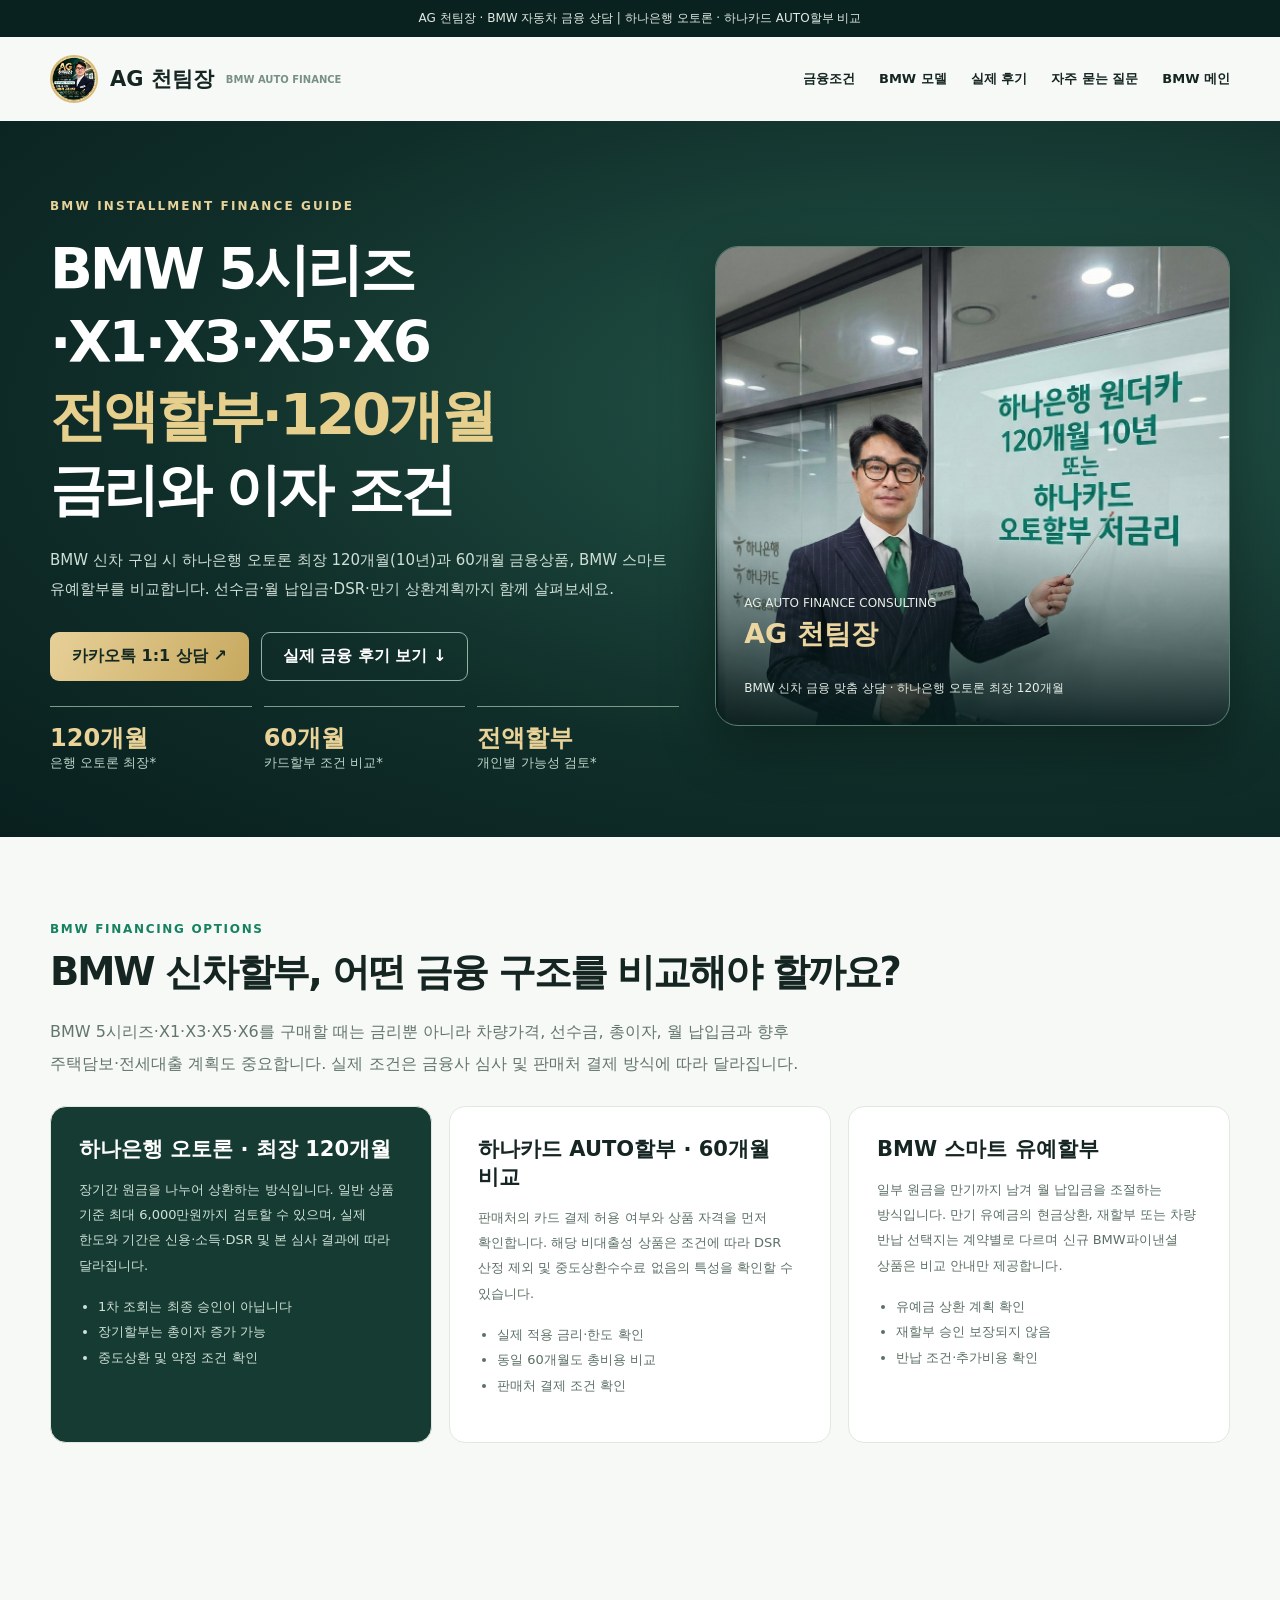
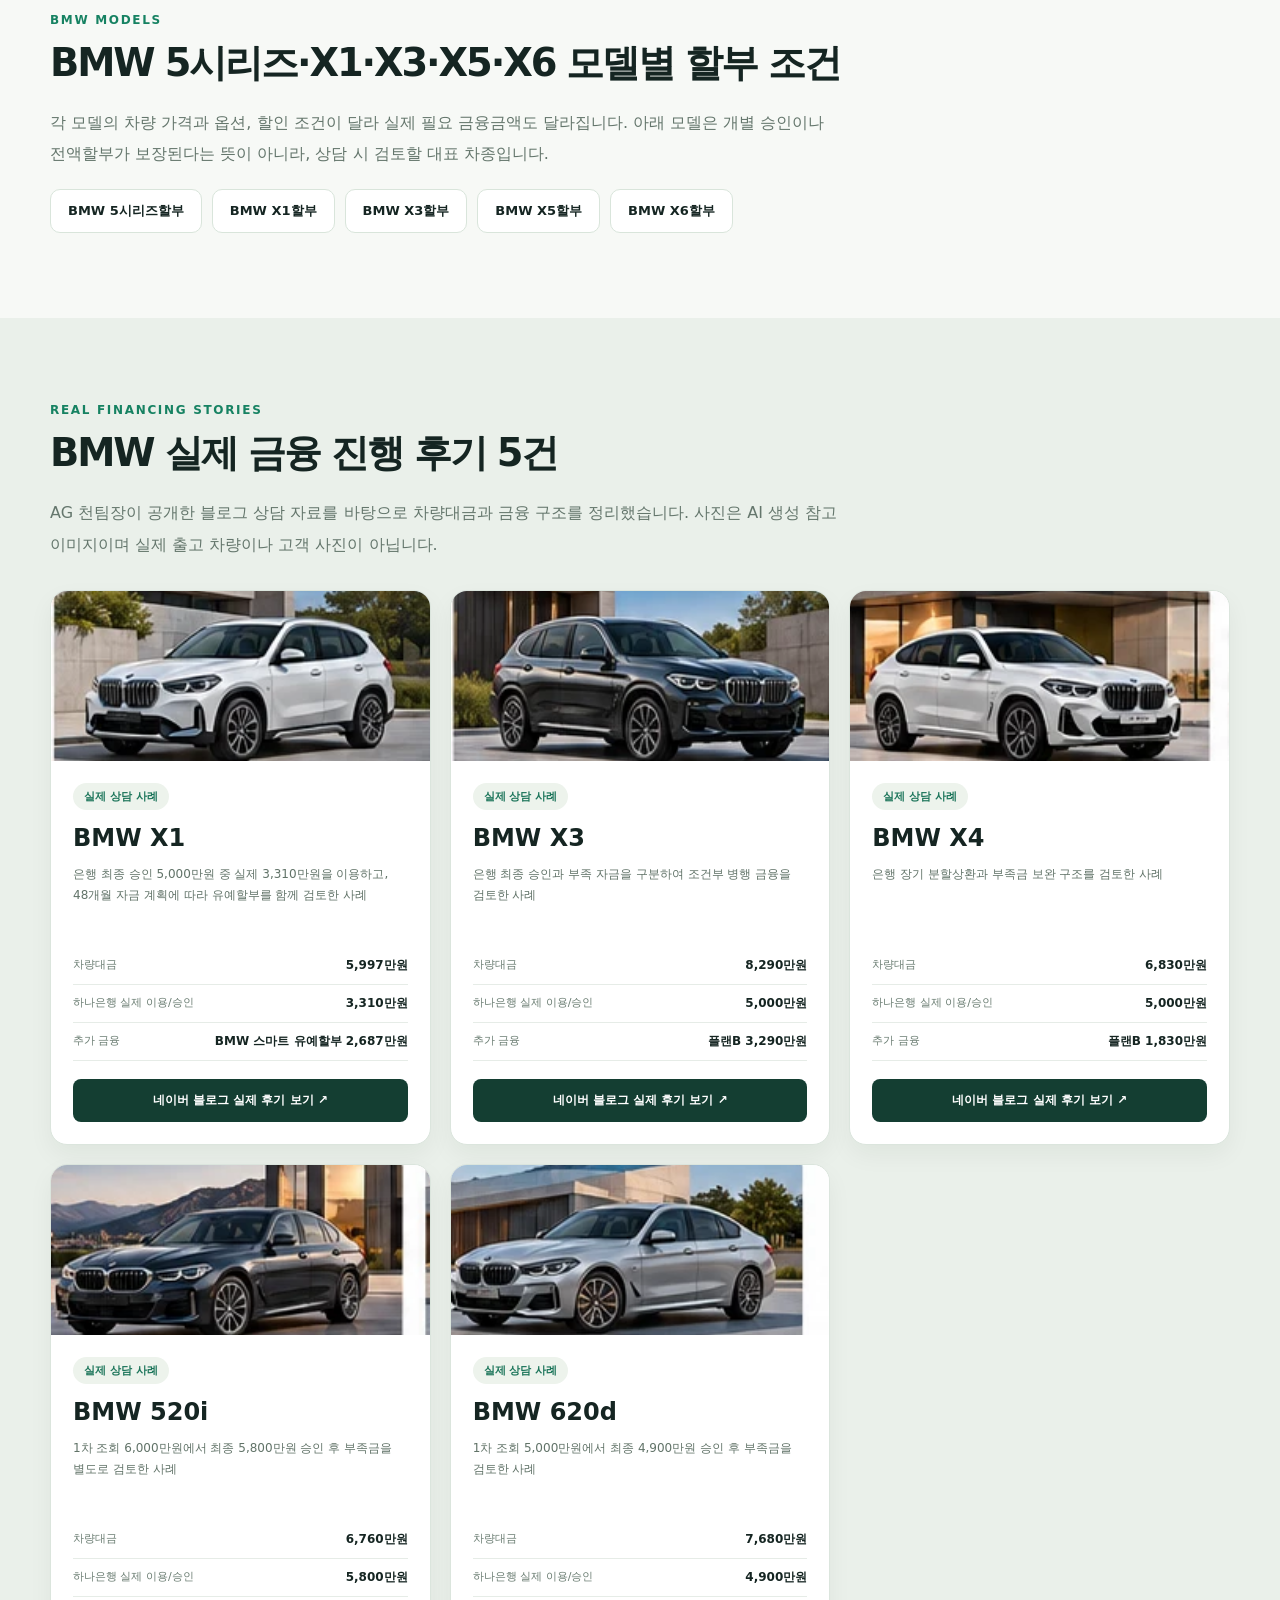
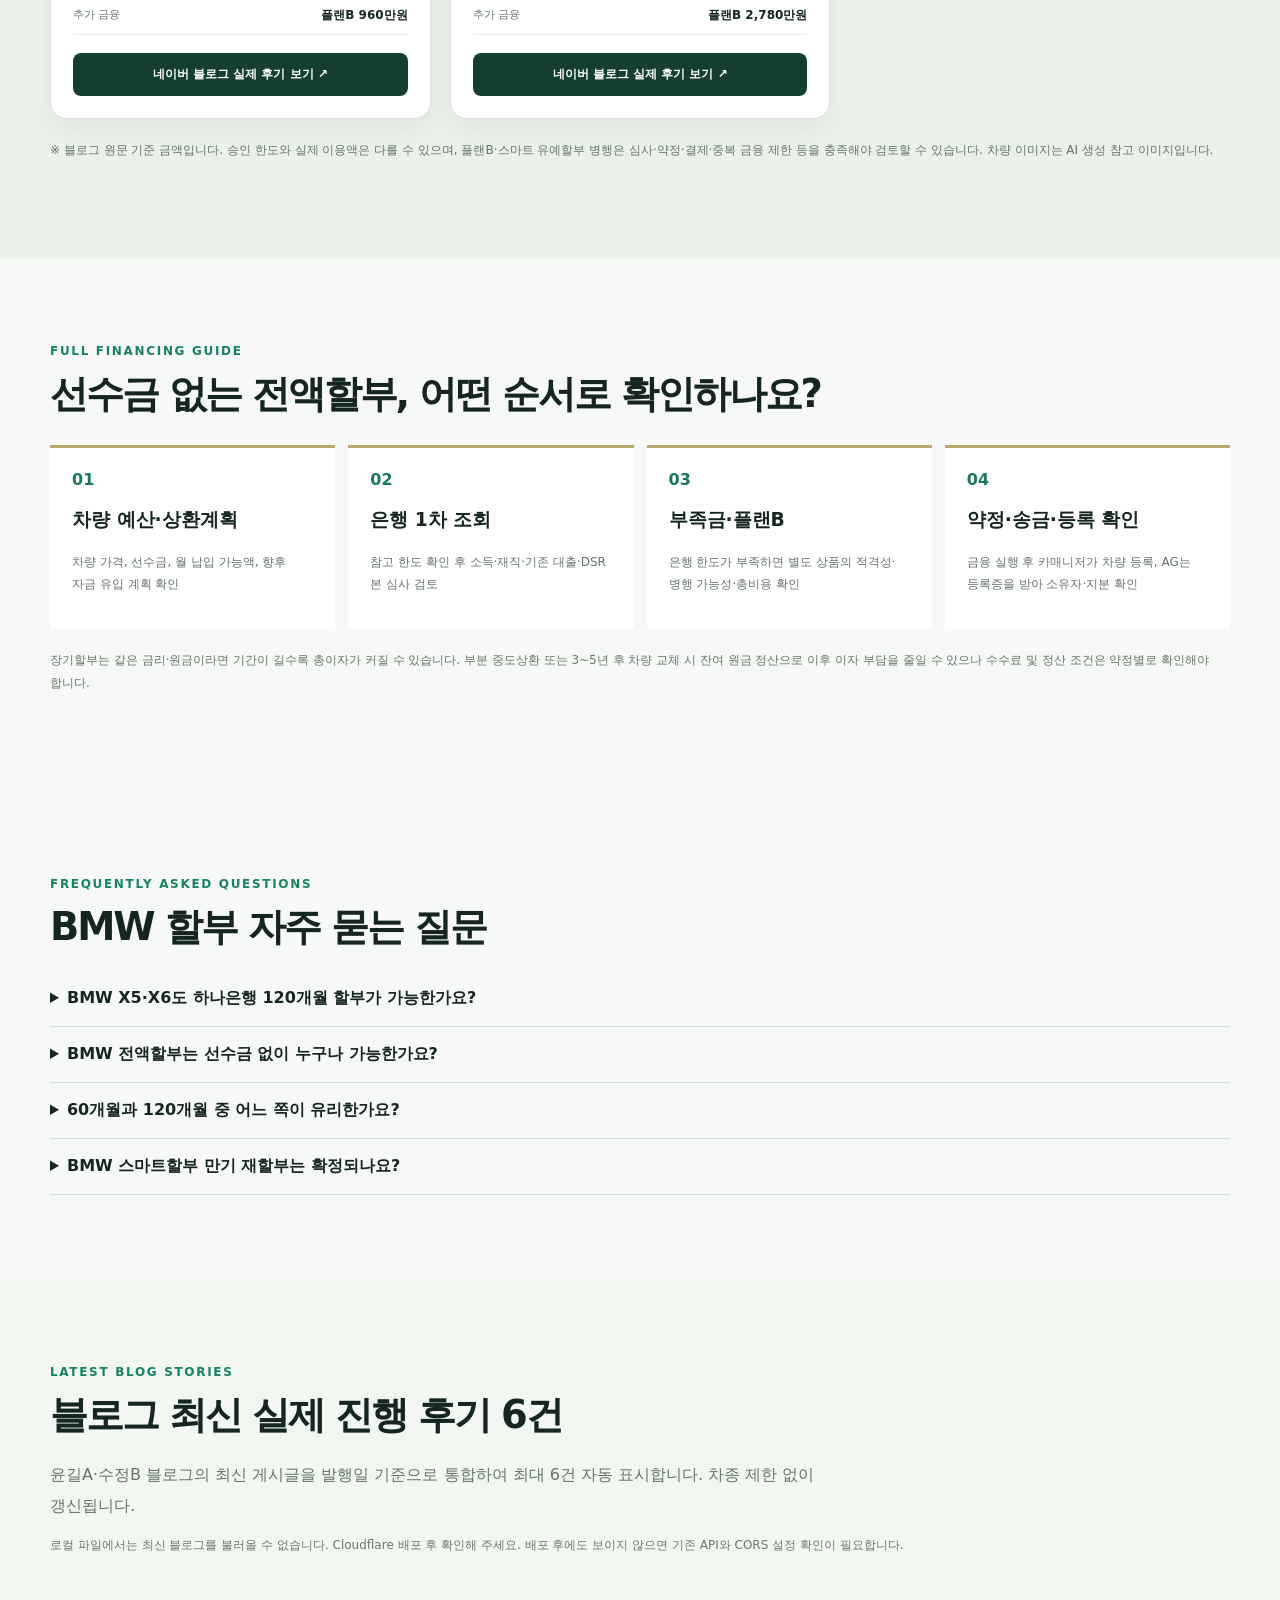
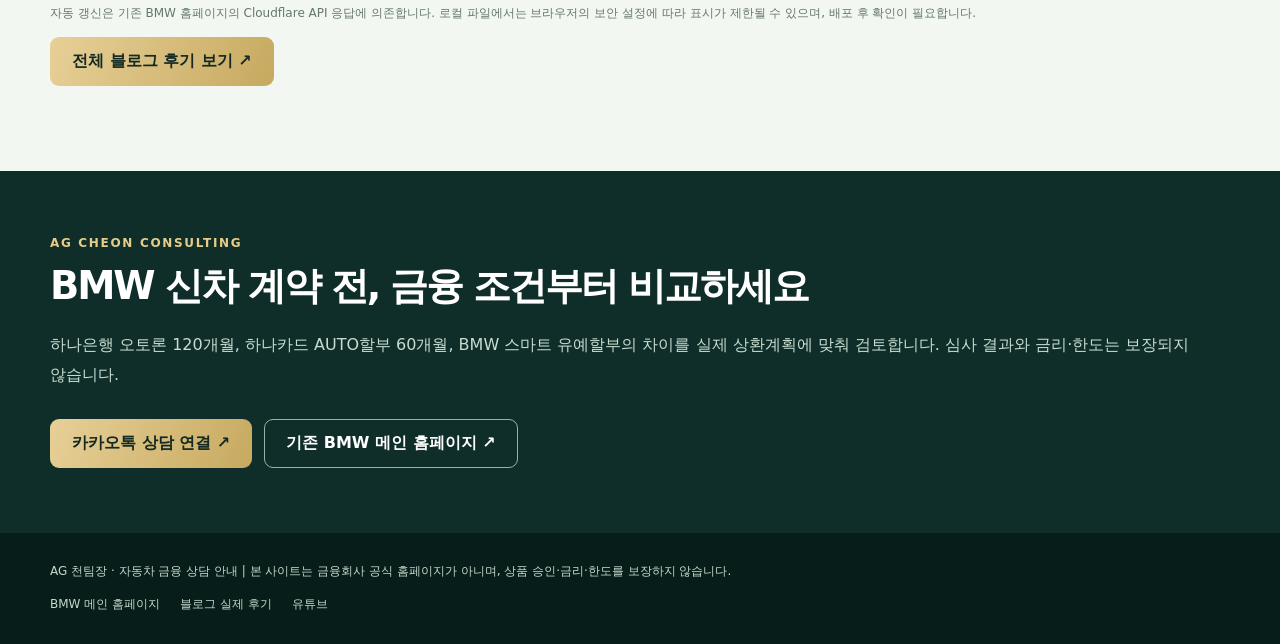
<file: bmw-installment/index.html>
<!doctype html><html lang="ko"><head><meta charset="utf-8"><meta name="viewport" content="width=device-width,initial-scale=1"><meta name="theme-color" content="#102b29"><title>BMW X1·X3·X5·X6·X7 전액할부 프로그램 금리·이자 선택 방법</title>
<meta name="description" content="BMW X1·X3·X5·X6·X7 할부, 하나은행 최장 120개월(10년) 금리·이자 비교, 전액할부 가능 조건과 신차 구매 방법 안내.">
<link rel="canonical" href="https://ag-bmw-finance.pages.dev/bmw-installment/"><meta property="og:type" content="website"><meta property="og:title" content="BMW X1·X3·X5·X6·X7 전액할부 프로그램 금리·이자 선택 방법">
<meta property="og:description" content="BMW X1·X3·X5·X6·X7 할부, 하나은행 최장 120개월(10년) 금리·이자 비교, 전액할부 가능 조건과 신차 구매 방법 안내.">
<meta property="og:url" content="https://ag-bmw-finance.pages.dev/bmw-installment/"><link rel="icon" type="image/png" href="images/favicon-32.png"><link rel="apple-touch-icon" href="images/apple-touch-icon.png"><style>
:root{--dark:#102b29;--gold:#d8bb76;--ink:#152522;--muted:#687571}*{box-sizing:border-box}body{margin:0;font-family:'Noto Sans KR',system-ui,sans-serif;color:var(--ink);background:#f7f9f6;word-break:keep-all}a{text-decoration:none;color:inherit}.shell{width:min(1180px,calc(100% - 36px));margin:auto}.topline{background:#09221f;color:#e2e9e2;text-align:center;font-size:12px;padding:10px}.nav{display:flex;align-items:center;justify-content:space-between;min-height:84px;gap:18px}.brand{display:flex;align-items:center;gap:12px;font-weight:900;font-size:21px}.brand img{height:48px;width:48px;border-radius:50%;border:2px solid var(--gold);object-fit:cover}.navlinks{display:flex;gap:24px;align-items:center;font-size:13px;font-weight:800}.navlinks a:hover{color:#168462}.cta{background:linear-gradient(115deg,#e7d098,#c7a95f);color:#132922;border-radius:9px;padding:14px 22px;display:inline-block;font-weight:900}.hero{background:radial-gradient(ellipse at 75% 40%,#24574a,#102e29 60%,#081f1e);color:#fff;padding:78px 0 65px}.hero-layout{display:grid;grid-template-columns:1.1fr .9fr;gap:36px;align-items:center}.eyebrow{font-size:12px;letter-spacing:.18em;color:#e8d29a;font-weight:900}h1{font-size:clamp(33px,4.4vw,57px);line-height:1.3;letter-spacing:-.055em;margin:20px 0}h1 em{color:#e7cf8e;font-style:normal}.hero p{color:#d0e0d7;line-height:1.95;font-size:15px}.actions{display:flex;gap:12px;flex-wrap:wrap;margin-top:28px}.outline{border:1px solid #92b3a6;border-radius:9px;padding:13px 21px;font-weight:800}.hero-art{border:1px solid #567f70;border-radius:23px;min-height:360px;padding:38px;display:flex;flex-direction:column;justify-content:center;background:linear-gradient(140deg,#225143,#0b2626);box-shadow:0 20px 55px #0005}.hero-art strong{font-size:48px;color:#e9d5a0}.hero-art span{font-size:15px;color:#d9eee2}.hero-art small{margin-top:20px;line-height:1.8;color:#b7d4c5}.metrics{display:grid;grid-template-columns:repeat(3,1fr);gap:12px;margin-top:25px}.metrics div{border-top:1px solid #7c9b8c;padding-top:15px}.metrics b{font-size:24px;color:#ead398}.metrics small{display:block;color:#bfd5ca}.section{padding:85px 0}.kicker{color:#168262;font-weight:900;letter-spacing:.14em;font-size:12px}h2{font-size:clamp(27px,3vw,41px);letter-spacing:-.055em;margin:11px 0 18px}.lead{max-width:800px;color:#64766c;line-height:1.95}.three{display:grid;grid-template-columns:repeat(3,1fr);gap:17px;margin-top:27px}.info{background:#fff;border:1px solid #e0e8e0;border-radius:16px;padding:28px}.info h3{font-size:21px;margin:0 0 14px}.info p,.info li{font-size:13px;line-height:1.95;color:#5c7065}.info ul{padding-left:19px}.info.featured{background:#153b32;color:#fff}.info.featured p,.info.featured li{color:#d0e2d8}.cases{background:#eaf0ea}.case-grid{display:grid;grid-template-columns:repeat(3,minmax(0,1fr));gap:19px;margin-top:30px}.case-card{background:#fff;border:1px solid #dbe5dd;border-radius:17px;overflow:hidden;box-shadow:0 10px 24px #09251b0d}.case-card img{display:block;width:100%;height:170px;object-fit:cover}.case-body{padding:22px}.tag{display:inline-block;background:#edf3ec;color:#1c755a;padding:6px 11px;border-radius:99px;font-size:11px;font-weight:900}.case-body h3{font-size:24px;margin:14px 0 6px}.case-body p{font-size:12px;line-height:1.8;color:#617368;min-height:65px}dl{margin:18px 0}dl div{display:flex;justify-content:space-between;gap:12px;padding:10px 0;border-bottom:1px solid #e6ece7}dt{font-size:11px;color:#687b70}dd{font-size:12px;font-weight:900;margin:0;text-align:right}.case-link{display:block;background:#143e32;color:#fff;text-align:center;border-radius:8px;padding:13px 10px;font-size:12px;font-weight:900}.notice{font-size:12px;line-height:1.9;color:#65776b;margin-top:20px}.model-tags{display:flex;gap:10px;flex-wrap:wrap;margin-top:20px}.model-tags span{padding:12px 17px;border:1px solid #d9e5db;border-radius:10px;background:#fff;font-weight:800;font-size:13px}.steps{display:grid;grid-template-columns:repeat(4,1fr);gap:13px;margin-top:25px}.step{background:#fff;padding:22px;border-top:3px solid #bba66e}.step b{color:#18795d}.step p{font-size:12px;line-height:1.8;color:#647469}.faq details{border-bottom:1px solid #d6e0d8;padding:17px 0}.faq summary{cursor:pointer;font-weight:800}.faq p{font-size:13px;line-height:1.95;color:#617269}.contact{background:#102e29;color:#fff;padding:65px 0}.contact p{color:#c6dcd0;line-height:1.9}footer{background:#071d19;color:#c4d8ca;padding:28px 0;font-size:12px;line-height:1.8}.footerlinks{display:flex;gap:20px;flex-wrap:wrap;margin-top:12px}@media(max-width:850px){.hero-layout{grid-template-columns:1fr}.case-grid,.three{grid-template-columns:repeat(2,1fr)}.steps{grid-template-columns:repeat(2,1fr)}.navlinks{gap:10px;font-size:11px}}@media(max-width:600px){.nav{align-items:flex-start;flex-direction:column;padding:15px 0}.navlinks{flex-wrap:wrap}.hero{padding:52px 0}.hero-art{min-height:220px}.hero-art strong{font-size:37px}.case-grid,.three{grid-template-columns:1fr}.metrics{gap:8px}.metrics b{font-size:20px}.section{padding:58px 0}.case-body p{min-height:0}}@media(prefers-reduced-motion:reduce){*{scroll-behavior:auto!important}}
.advisor-photo{position:relative;padding:0;overflow:hidden;min-height:480px}.advisor-photo>img{width:100%;height:100%;min-height:480px;object-fit:cover;object-position:center 20%;position:absolute;inset:0}.advisor-overlay{position:absolute;inset:auto 0 0;padding:60px 28px 25px;background:linear-gradient(transparent,#071c1ced);display:flex;flex-direction:column;gap:6px}.advisor-overlay strong{font-size:27px;color:#ecd6a0}.advisor-overlay span,.advisor-overlay small{font-size:12px;color:#e5eee7}.latest-reviews{background:#f2f7f2}.latest-grid{display:grid;grid-template-columns:repeat(3,minmax(0,1fr));gap:16px;margin:24px 0}.latest-card{display:block;background:#fff;border:1px solid #dfe8e1;border-radius:13px;padding:22px;min-height:160px}.latest-card small{font-size:11px;color:#1a8663;font-weight:800}.latest-card h3{font-size:16px;line-height:1.6}.latest-card time{font-size:11px;color:#6c7d73}#blog-status{font-size:12px;color:#68796d}@media(max-width:760px){.latest-grid{grid-template-columns:1fr}.advisor-photo,.advisor-photo>img{min-height:390px}}

</style><script type="application/ld+json">{"@context":"https://schema.org","@type":"WebPage","name":"BMW X1·X3·X5·X6·X7 전액할부 프로그램 금리·이자 선택 방법","description":"BMW X1·X3·X5·X6·X7 할부, 하나은행 최장 120개월(10년) 금리·이자 비교, 전액할부 가능 조건과 신차 구매 방법 안내.","url":"https://ag-bmw-finance.pages.dev/bmw-installment/","inLanguage":"ko-KR"}</script></head><body>

<div class="topline">AG 천팀장 · BMW 자동차 금융 상담 | 하나은행 오토론 · 하나카드 AUTO할부 비교</div><header class="shell nav"><a class="brand" href="https://ag-bmw-finance.pages.dev/"><img src="images/ag-unified.png" alt="AG 천팀장 대표 이미지" >AG 천팀장 <small style="font-size:10px;color:#789087">BMW AUTO FINANCE</small></a><nav class="navlinks" aria-label="주요 메뉴"><a href="#guide">금융조건</a><a href="#models">BMW 모델</a><a href="#cases">실제 후기</a><a href="#faq">자주 묻는 질문</a><a href="https://ag-bmw-finance.pages.dev/">BMW 메인</a></nav></header>
<main><section class="hero"><div class="shell hero-layout"><div><div class="eyebrow">BMW INSTALLMENT FINANCE GUIDE</div><h1>BMW 5시리즈·X1·X3·X5·X6<br><em>전액할부·120개월</em><br>금리와 이자 조건</h1><p>BMW 신차 구입 시 하나은행 오토론 최장 120개월(10년)과 60개월 금융상품, BMW 스마트 유예할부를 비교합니다. 선수금·월 납입금·DSR·만기 상환계획까지 함께 살펴보세요.</p><div class="actions"><a class="cta" href="https://open.kakao.com/o/s03wS34" target="_blank" rel="noopener noreferrer">카카오톡 1:1 상담 ↗</a><a class="outline" href="#cases">실제 금융 후기 보기 ↓</a></div><div class="metrics"><div><b>120개월</b><small>은행 오토론 최장*</small></div><div><b>60개월</b><small>카드할부 조건 비교*</small></div><div><b>전액할부</b><small>개인별 가능성 검토*</small></div></div></div><div class="hero-art advisor-photo" aria-label="AG 천팀장 금융 상담 소개"><img src="images/profile.jpg" alt="AG 천팀장 상담사 사진"><div class="advisor-overlay"><span>AG AUTO FINANCE CONSULTING</span><strong>AG 천팀장</strong><small>BMW 신차 금융 맞춤 상담 · 하나은행 오토론 최장 120개월</small></div></div></div></section>
<section class="section shell" id="guide"><div class="kicker">BMW FINANCING OPTIONS</div><h2>BMW 신차할부, 어떤 금융 구조를 비교해야 할까요?</h2><p class="lead">BMW 5시리즈·X1·X3·X5·X6를 구매할 때는 금리뿐 아니라 차량가격, 선수금, 총이자, 월 납입금과 향후 주택담보·전세대출 계획도 중요합니다. 실제 조건은 금융사 심사 및 판매처 결제 방식에 따라 달라집니다.</p><div class="three"><article class="info featured"><h3>하나은행 오토론 · 최장 120개월</h3><p>장기간 원금을 나누어 상환하는 방식입니다. 일반 상품 기준 최대 6,000만원까지 검토할 수 있으며, 실제 한도와 기간은 신용·소득·DSR 및 본 심사 결과에 따라 달라집니다.</p><ul><li>1차 조회는 최종 승인이 아닙니다</li><li>장기할부는 총이자 증가 가능</li><li>중도상환 및 약정 조건 확인</li></ul></article><article class="info"><h3>하나카드 AUTO할부 · 60개월 비교</h3><p>판매처의 카드 결제 허용 여부와 상품 자격을 먼저 확인합니다. 해당 비대출성 상품은 조건에 따라 DSR 산정 제외 및 중도상환수수료 없음의 특성을 확인할 수 있습니다.</p><ul><li>실제 적용 금리·한도 확인</li><li>동일 60개월도 총비용 비교</li><li>판매처 결제 조건 확인</li></ul></article><article class="info"><h3>BMW 스마트 유예할부</h3><p>일부 원금을 만기까지 남겨 월 납입금을 조절하는 방식입니다. 만기 유예금의 현금상환, 재할부 또는 차량 반납 선택지는 계약별로 다르며 신규 BMW파이낸셜 상품은 비교 안내만 제공합니다.</p><ul><li>유예금 상환 계획 확인</li><li>재할부 승인 보장되지 않음</li><li>반납 조건·추가비용 확인</li></ul></article></div></section>
<section class="section shell" id="models"><div class="kicker">BMW MODELS</div><h2>BMW 5시리즈·X1·X3·X5·X6 모델별 할부 조건</h2><p class="lead">각 모델의 차량 가격과 옵션, 할인 조건이 달라 실제 필요 금융금액도 달라집니다. 아래 모델은 개별 승인이나 전액할부가 보장된다는 뜻이 아니라, 상담 시 검토할 대표 차종입니다.</p><div class="model-tags"><span>BMW 5시리즈할부</span><span>BMW X1할부</span><span>BMW X3할부</span><span>BMW X5할부</span><span>BMW X6할부</span></div></section>
<section class="section cases" id="cases"><div class="shell"><div class="kicker">REAL FINANCING STORIES</div><h2>BMW 실제 금융 진행 후기 5건</h2><p class="lead">AG 천팀장이 공개한 블로그 상담 자료를 바탕으로 차량대금과 금융 구조를 정리했습니다. 사진은 AI 생성 참고 이미지이며 실제 출고 차량이나 고객 사진이 아닙니다.</p><div class="case-grid"><article class="case-card"><img src="images/x1.webp" alt="BMW X1 AI 생성 참고 이미지, 실제 출고 차량 사진 아님" loading="lazy"><div class="case-body"><span class="tag">실제 상담 사례</span><h3>BMW X1</h3><p>은행 최종 승인 5,000만원 중 실제 3,310만원을 이용하고, 48개월 자금 계획에 따라 유예할부를 함께 검토한 사례</p><dl><div><dt>차량대금</dt><dd>5,997만원</dd></div><div><dt>하나은행 실제 이용/승인</dt><dd>3,310만원</dd></div><div><dt>추가 금융</dt><dd>BMW 스마트 유예할부 2,687만원</dd></div></dl><a class="case-link" href="https://blog.naver.com/cyk2410/224446162417" target="_blank" rel="noopener noreferrer">네이버 블로그 실제 후기 보기 ↗</a></div></article>
<article class="case-card"><img src="images/x3.webp" alt="BMW X3 AI 생성 참고 이미지, 실제 출고 차량 사진 아님" loading="lazy"><div class="case-body"><span class="tag">실제 상담 사례</span><h3>BMW X3</h3><p>은행 최종 승인과 부족 자금을 구분하여 조건부 병행 금융을 검토한 사례</p><dl><div><dt>차량대금</dt><dd>8,290만원</dd></div><div><dt>하나은행 실제 이용/승인</dt><dd>5,000만원</dd></div><div><dt>추가 금융</dt><dd>플랜B 3,290만원</dd></div></dl><a class="case-link" href="https://blog.naver.com/cyk2410/224245977632" target="_blank" rel="noopener noreferrer">네이버 블로그 실제 후기 보기 ↗</a></div></article>
<article class="case-card"><img src="images/x4.webp" alt="BMW X4 AI 생성 참고 이미지, 실제 출고 차량 사진 아님" loading="lazy"><div class="case-body"><span class="tag">실제 상담 사례</span><h3>BMW X4</h3><p>은행 장기 분할상환과 부족금 보완 구조를 검토한 사례</p><dl><div><dt>차량대금</dt><dd>6,830만원</dd></div><div><dt>하나은행 실제 이용/승인</dt><dd>5,000만원</dd></div><div><dt>추가 금융</dt><dd>플랜B 1,830만원</dd></div></dl><a class="case-link" href="https://blog.naver.com/cyk2410/224127370917" target="_blank" rel="noopener noreferrer">네이버 블로그 실제 후기 보기 ↗</a></div></article>
<article class="case-card"><img src="images/520i.webp" alt="BMW 520i AI 생성 참고 이미지, 실제 출고 차량 사진 아님" loading="lazy"><div class="case-body"><span class="tag">실제 상담 사례</span><h3>BMW 520i</h3><p>1차 조회 6,000만원에서 최종 5,800만원 승인 후 부족금을 별도로 검토한 사례</p><dl><div><dt>차량대금</dt><dd>6,760만원</dd></div><div><dt>하나은행 실제 이용/승인</dt><dd>5,800만원</dd></div><div><dt>추가 금융</dt><dd>플랜B 960만원</dd></div></dl><a class="case-link" href="https://blog.naver.com/cyk2410/223961947233" target="_blank" rel="noopener noreferrer">네이버 블로그 실제 후기 보기 ↗</a></div></article>
<article class="case-card"><img src="images/620d.webp" alt="BMW 620d AI 생성 참고 이미지, 실제 출고 차량 사진 아님" loading="lazy"><div class="case-body"><span class="tag">실제 상담 사례</span><h3>BMW 620d</h3><p>1차 조회 5,000만원에서 최종 4,900만원 승인 후 부족금을 검토한 사례</p><dl><div><dt>차량대금</dt><dd>7,680만원</dd></div><div><dt>하나은행 실제 이용/승인</dt><dd>4,900만원</dd></div><div><dt>추가 금융</dt><dd>플랜B 2,780만원</dd></div></dl><a class="case-link" href="https://blog.naver.com/cyk2410/223628424986" target="_blank" rel="noopener noreferrer">네이버 블로그 실제 후기 보기 ↗</a></div></article></div><p class="notice">※ 블로그 원문 기준 금액입니다. 승인 한도와 실제 이용액은 다를 수 있으며, 플랜B·스마트 유예할부 병행은 심사·약정·결제·중복 금융 제한 등을 충족해야 검토할 수 있습니다. 차량 이미지는 AI 생성 참고 이미지입니다.</p></div></section>
<section class="section shell"><div class="kicker">FULL FINANCING GUIDE</div><h2>선수금 없는 전액할부, 어떤 순서로 확인하나요?</h2><div class="steps"><div class="step"><b>01</b><h3>차량 예산·상환계획</h3><p>차량 가격, 선수금, 월 납입 가능액, 향후 자금 유입 계획 확인</p></div><div class="step"><b>02</b><h3>은행 1차 조회</h3><p>참고 한도 확인 후 소득·재직·기존 대출·DSR 본 심사 검토</p></div><div class="step"><b>03</b><h3>부족금·플랜B</h3><p>은행 한도가 부족하면 별도 상품의 적격성·병행 가능성·총비용 확인</p></div><div class="step"><b>04</b><h3>약정·송금·등록 확인</h3><p>금융 실행 후 카매니저가 차량 등록, AG는 등록증을 받아 소유자·지분 확인</p></div></div><p class="notice">장기할부는 같은 금리·원금이라면 기간이 길수록 총이자가 커질 수 있습니다. 부분 중도상환 또는 3~5년 후 차량 교체 시 잔여 원금 정산으로 이후 이자 부담을 줄일 수 있으나 수수료 및 정산 조건은 약정별로 확인해야 합니다.</p></section>
<section class="section shell faq" id="faq"><div class="kicker">FREQUENTLY ASKED QUESTIONS</div><h2>BMW 할부 자주 묻는 질문</h2><details><summary>BMW X5·X6도 하나은행 120개월 할부가 가능한가요?</summary><p>해당 상품의 대상 차량과 고객 신용·소득·DSR·본 심사 기준에 따라 최장 120개월을 검토할 수 있습니다. 개별 모델과 고객의 승인 여부는 사전 보장되지 않습니다.</p></details><details><summary>BMW 전액할부는 선수금 없이 누구나 가능한가요?</summary><p>아닙니다. 차량대금과 승인 한도, 판매처 결제 조건 및 추가 금융 심사에 따라 달라집니다. 은행 한도가 부족하면 조건부 플랜B를 검토할 수 있지만 승인·병행 실행은 보장되지 않습니다.</p></details><details><summary>60개월과 120개월 중 어느 쪽이 유리한가요?</summary><p>월 납입금뿐 아니라 적용 금리·총이자·중도상환 비용·차량 교체 시점과 개인 자금 계획을 함께 비교해야 합니다.</p></details><details><summary>BMW 스마트할부 만기 재할부는 확정되나요?</summary><p>아닙니다. 만기 당시 신용·소득·기존 부채·금융회사 심사 기준에 따라 재할부가 거절되거나 조건이 달라질 수 있습니다.</p></details></section>
<section class="section latest-reviews" id="latest-reviews"><div class="shell"><div class="kicker">LATEST BLOG STORIES</div><h2>블로그 최신 실제 진행 후기 6건</h2><p class="lead">윤길A·수정B 블로그의 최신 게시글을 발행일 기준으로 통합하여 최대 6건 자동 표시합니다. 차종 제한 없이 갱신됩니다.</p><p id="blog-status" role="status" aria-live="polite">최신 게시글을 불러오는 중입니다…</p><div class="latest-grid" id="blog-grid"></div><p class="notice">자동 갱신은 기존 BMW 홈페이지의 Cloudflare API 응답에 의존합니다. 로컬 파일에서는 브라우저의 보안 설정에 따라 표시가 제한될 수 있으며, 배포 후 확인이 필요합니다.</p><a class="cta" href="https://blog.naver.com/cyk2410" target="_blank" rel="noopener">전체 블로그 후기 보기 ↗</a></div></section><section class="contact"><div class="shell"><div class="kicker" style="color:#e6cc88">AG CHEON CONSULTING</div><h2>BMW 신차 계약 전, 금융 조건부터 비교하세요</h2><p>하나은행 오토론 120개월, 하나카드 AUTO할부 60개월, BMW 스마트 유예할부의 차이를 실제 상환계획에 맞춰 검토합니다. 심사 결과와 금리·한도는 보장되지 않습니다.</p><div class="actions"><a class="cta" href="https://open.kakao.com/o/s03wS34" target="_blank" rel="noopener noreferrer">카카오톡 상담 연결 ↗</a><a class="outline" href="https://ag-bmw-finance.pages.dev/">기존 BMW 메인 홈페이지 ↗</a></div></div></section></main><footer><div class="shell">AG 천팀장 · 자동차 금융 상담 안내 | 본 사이트는 금융회사 공식 홈페이지가 아니며, 상품 승인·금리·한도를 보장하지 않습니다.<div class="footerlinks"><a href="https://ag-bmw-finance.pages.dev/">BMW 메인 홈페이지</a><a href="https://blog.naver.com/cyk2410" target="_blank" rel="noopener noreferrer">블로그 실제 후기</a><a href="https://www.youtube.com/@하나금융그룹AG천팀-y1s" target="_blank" rel="noopener noreferrer">유튜브</a></div></div></footer><script>(async()=>{const status=document.getElementById('blog-status'),grid=document.getElementById('blog-grid');const esc=v=>String(v??'').replace(/[&<>"']/g,c=>({'&':'&amp;','<':'&lt;','>':'&gt;','"':'&quot;',"'":'&#39;'}[c]));try{if(location.protocol==='file:')throw Error('로컬 미리보기에서는 서버 API 사용 불가');const r=await fetch('https://ag-bmw-finance.pages.dev/api/latest-posts',{cache:'no-store'});if(!r.ok)throw Error('API '+r.status);const d=await r.json();if(!Array.isArray(d.posts)||!d.posts.length)throw Error('게시글 없음');const posts=d.posts.filter(p=>{try{const u=new URL(p.link);return u.protocol==='https:'&&(/(^|\.)naver\.com$/.test(u.hostname));}catch{return false}}).slice(0,6);if(!posts.length)throw Error('유효한 게시글 없음');grid.innerHTML=posts.map(p=>`<a class="latest-card" href="${esc(p.link)}" target="_blank" rel="noopener noreferrer"><small>블로그 최신 게시글 ↗</small><h3>${esc(p.title)}</h3><time>${esc(String(p.date??'').slice(0,10))}</time></a>`).join('');status.textContent=`최신 게시글 ${posts.length}건 · 확인 ${new Date().toLocaleString('ko-KR')}`+(d.warnings?.length?' · 일부 수집 지연':'');}catch(e){status.textContent='로컬 파일에서는 최신 블로그를 불러올 수 없습니다. Cloudflare 배포 후 확인해 주세요. 배포 후에도 보이지 않으면 기존 API와 CORS 설정 확인이 필요합니다.';}})();</script></body></html>
</file>
